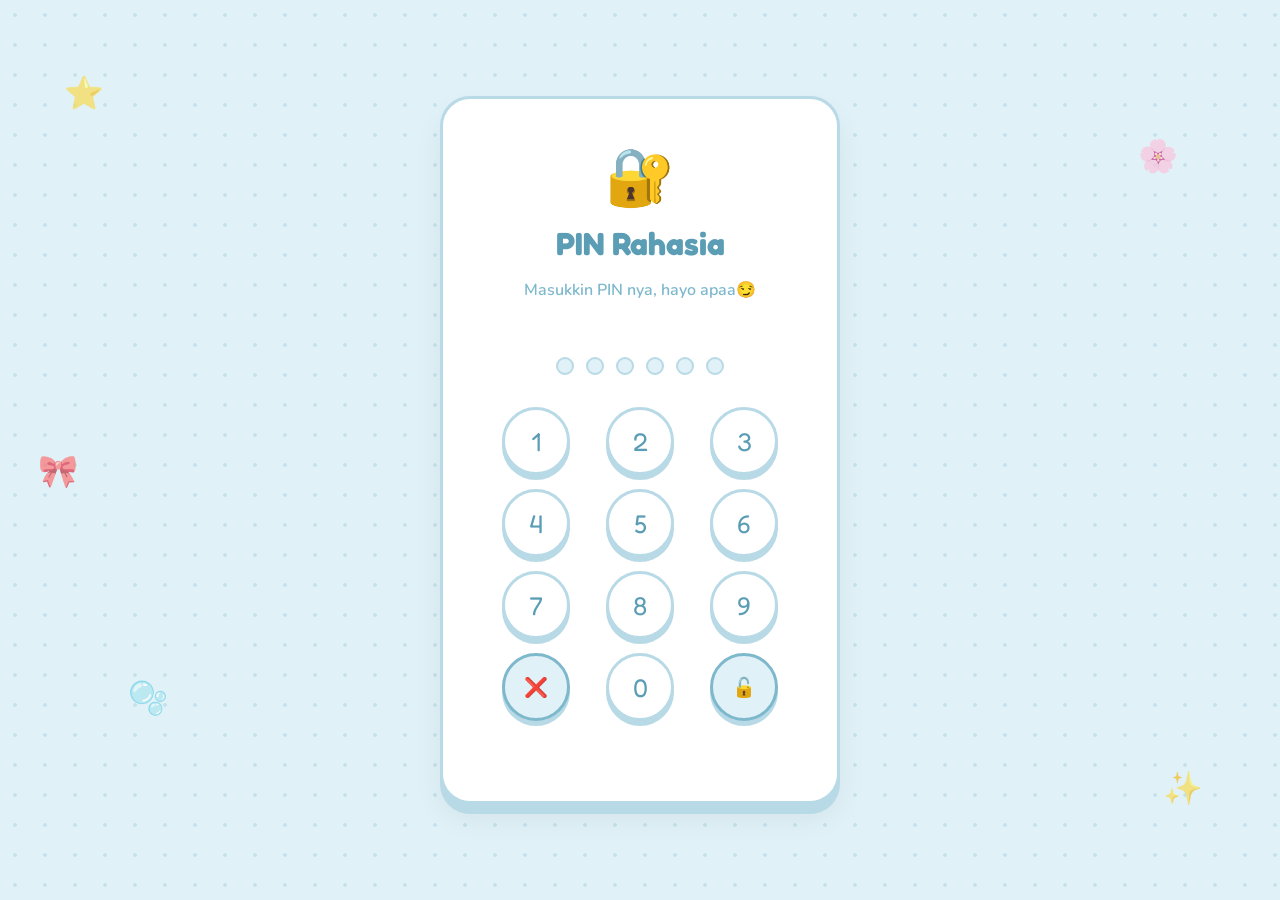
<file: index.html>
<!DOCTYPE html>
<html lang="id">
<head>
    <meta charset="UTF-8">
    <meta name="viewport" content="width=device-width, initial-scale=1.0">
    <title>Enter PIN 🔐</title>
    <link rel="stylesheet" href="style.css">
</head>
<body>
    <!-- Floating decorations -->
    <div class="deco-star" style="top:8%; left:5%; animation-delay:0s;">⭐</div>
    <div class="deco-star" style="top:15%; right:8%; animation-delay:0.7s;">🌸</div>
    <div class="deco-star" style="bottom:20%; left:10%; animation-delay:1.2s;">🫧</div>
    <div class="deco-star" style="bottom:10%; right:6%; animation-delay:0.4s;">✨</div>
    <div class="deco-star" style="top:50%; left:3%; animation-delay:1.8s;">🎀</div>

    <div class="page-wrapper">
        <div class="cute-card" id="pin-box" style="max-width:400px;">
            <div class="login-header">
                <div class="login-icon">🔐</div>
                <h1 class="page-title" style="font-size:2rem;">PIN Rahasia</h1>
                <p class="page-subtitle">Masukkin PIN nya, hayo apaa😏</p>
            </div>

            <div class="pin-display" id="pin-display">
                <div class="pin-dot"></div>
                <div class="pin-dot"></div>
                <div class="pin-dot"></div>
                <div class="pin-dot"></div>
                <div class="pin-dot"></div>
                <div class="pin-dot"></div>
            </div>

            <div class="keypad">
                <button class="keypad-btn" data-val="1">1</button>
                <button class="keypad-btn" data-val="2">2</button>
                <button class="keypad-btn" data-val="3">3</button>
                <button class="keypad-btn" data-val="4">4</button>
                <button class="keypad-btn" data-val="5">5</button>
                <button class="keypad-btn" data-val="6">6</button>
                <button class="keypad-btn" data-val="7">7</button>
                <button class="keypad-btn" data-val="8">8</button>
                <button class="keypad-btn" data-val="9">9</button>
                <button class="keypad-btn action" id="btn-del">❌</button>
                <button class="keypad-btn" data-val="0">0</button>
                <button class="keypad-btn action" id="btn-enter">🔓</button>
            </div>

            <p class="pin-msg" id="pin-msg"></p>
        </div>
    </div>

    <script>
        const CORRECT = '140601';
        const MAX = 6;
        let pin = '', attempts = 0, locked = false;

        const dots = document.querySelectorAll('.pin-dot');
        const box = document.getElementById('pin-box');
        const msg = document.getElementById('pin-msg');
        const allBtns = document.querySelectorAll('.keypad-btn');

        function updateDots() {
            dots.forEach((d, i) => d.classList.toggle('filled', i < pin.length));
        }

        function pressKey(v) {
            if (locked || pin.length >= MAX) return;
            pin += v;
            updateDots();
        }

        function del() {
            if (locked) return;
            pin = pin.slice(0, -1);
            updateDots();
        }

        function check() {
            if (locked || pin.length === 0) return;
            if (pin === CORRECT) {
                msg.style.color = '#4CAF50';
                msg.textContent = 'Yeeaayyy benarr sayangkuu😘...';
                setTimeout(() => window.location.href = 'birthday.html', 1000);
            } else {
                attempts++;
                pin = ''; updateDots();
                box.classList.remove('error-shake');
                void box.offsetWidth;
                box.classList.add('error-shake');
                if (attempts >= 3) {
                    locked = true;
                    allBtns.forEach(b => { b.style.opacity='0.4'; b.style.pointerEvents='none'; });
                    let t = 10;
                    const timer = setInterval(() => {
                        msg.style.color = '#FF9800';
                        msg.textContent = `Terkunci sayang ih! Coba lagi dehh, nungguuu ${t} detik ⏳`;
                        t--;
                        if (t < 0) {
                            clearInterval(timer);
                            locked = false; attempts = 0;
                            allBtns.forEach(b => { b.style.opacity='1'; b.style.pointerEvents='all'; });
                            msg.textContent = '';
                        }
                    }, 1000);
                } else {
                    msg.style.color = '#E57373';
                    msg.textContent = `Idihhh salahhh!!!! Sisa percobaannya tinggal ${3 - attempts} yaa`;
                }
            }
        }

        document.querySelectorAll('.keypad-btn[data-val]').forEach(b => b.addEventListener('click', () => pressKey(b.dataset.val)));
        document.getElementById('btn-del').addEventListener('click', del);
        document.getElementById('btn-enter').addEventListener('click', check);

        // Cursor trail - pink hearts
        document.addEventListener('mousemove', e => {
            if (Math.random() > 0.18) return;
            const el = document.createElement('div');
            el.className = 'cursor-trail cursor-heart';
            el.style.left = e.pageX - 10 + 'px';
            el.style.top = e.pageY - 10 + 'px';
            el.style.fontSize = (0.8 + Math.random() * 0.8).toFixed(1) + 'rem';
            el.style.opacity = (0.35 + Math.random() * 0.4).toFixed(2);
            el.textContent = '♥';
            document.body.appendChild(el);
            setTimeout(() => el.remove(), 900);
        });
    </script>
</body>
</html>
</file>
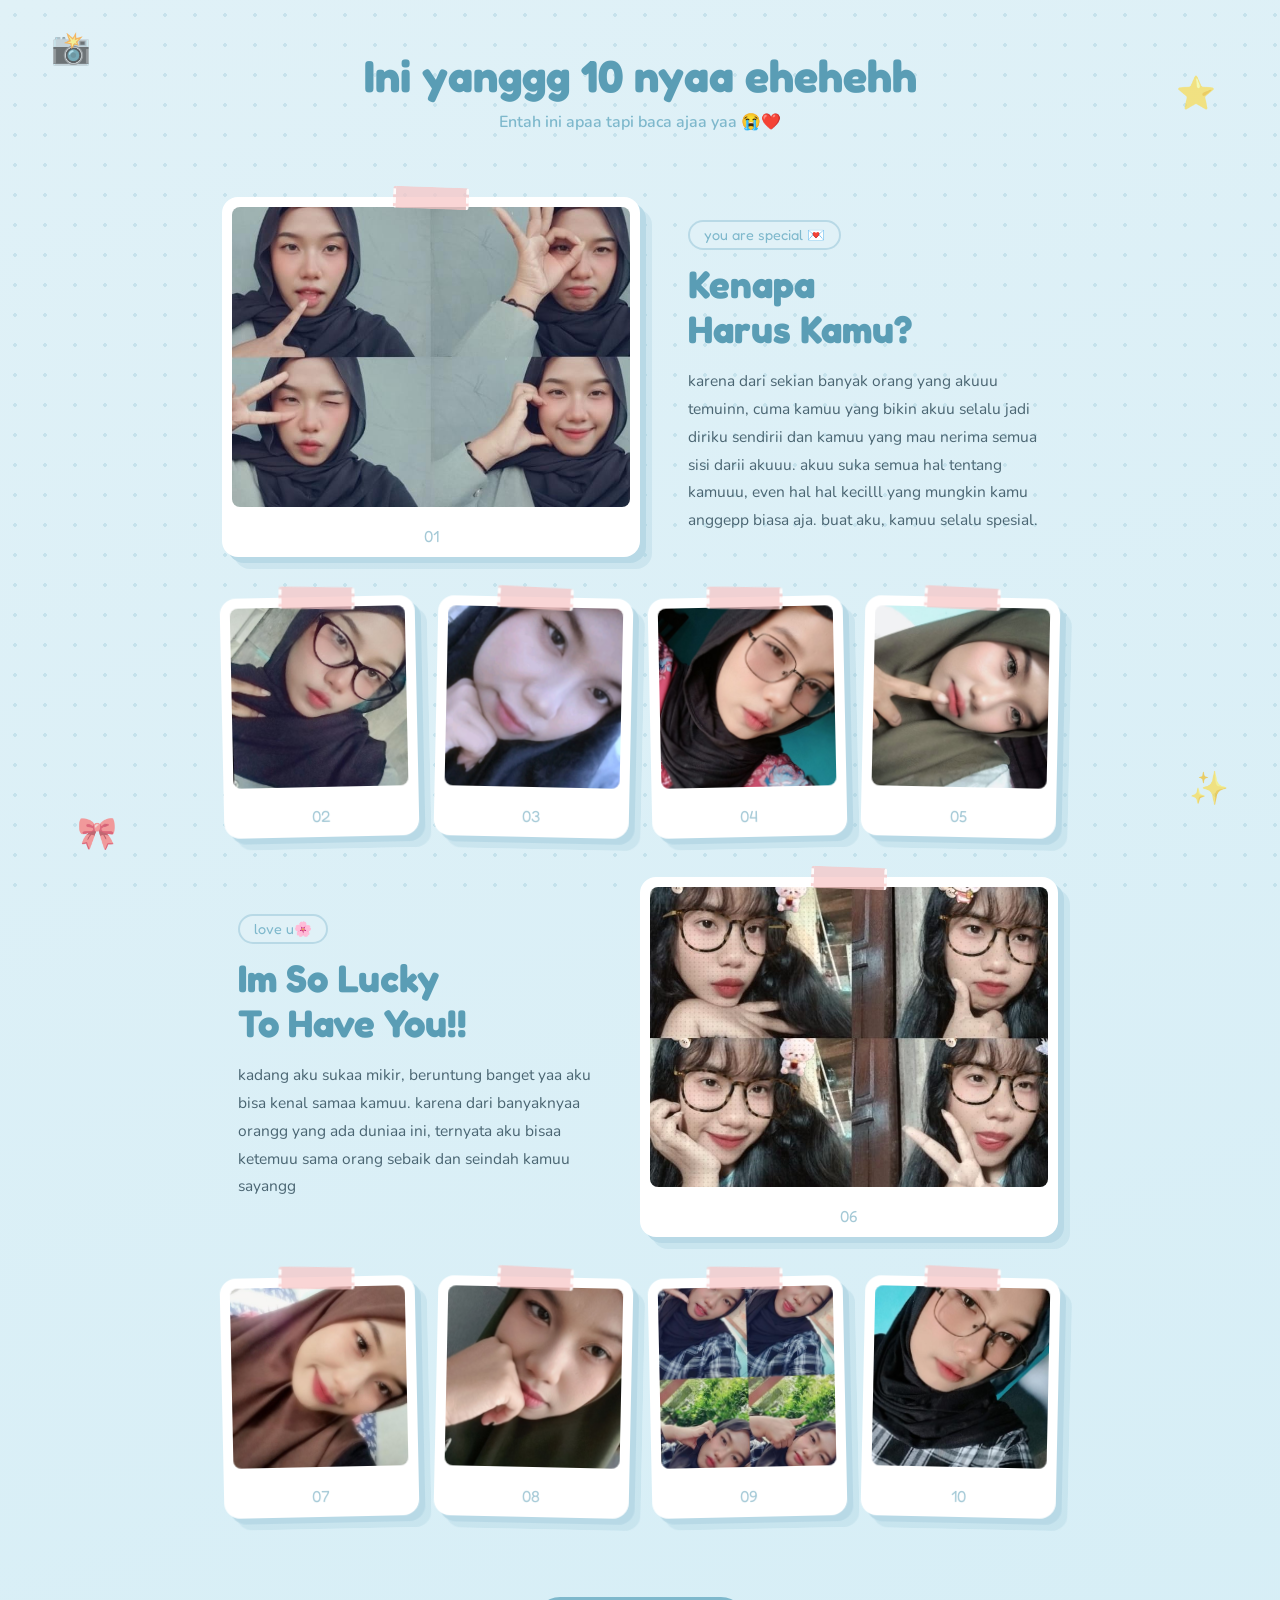
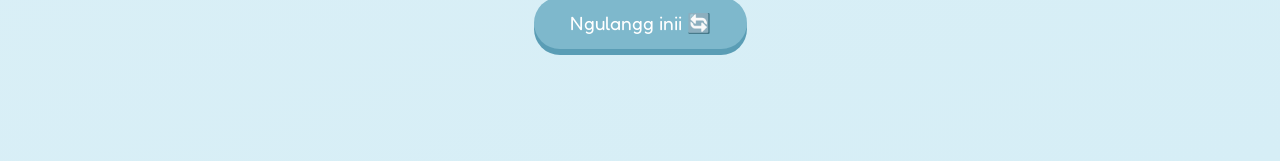
<file: gallery.html>
<!DOCTYPE html>
<html lang="id">

<head>
    <meta charset="UTF-8">
    <meta name="viewport" content="width=device-width, initial-scale=1.0">
    <title>Galeri Memori 📸</title>
    <link rel="stylesheet" href="style.css">
</head>

<body class="gallery-page">
    <!-- Floating deco -->
    <div class="deco-star" style="top:3%; left:4%; animation-delay:0s;">📸</div>
    <div class="deco-star" style="top:8%; right:5%; animation-delay:1s;">⭐</div>
    <div class="deco-star" style="bottom:5%; left:6%; animation-delay:1.6s;">🎀</div>
    <div class="deco-star" style="bottom:10%; right:4%; animation-delay:0.4s;">✨</div>

    <div class="gallery-content">

        <div class="gallery-header scroll-item">
            <h1 class="page-title">Ini yanggg 10 nyaa ehehehh</h1>
            <p class="page-subtitle">Entah ini apaa tapi baca ajaa yaa 😭❤️</p>
        </div>

        <!-- ===== ROW 1: 1 big left + text right (foto 1) ===== -->
        <div class="gl-row scroll-item">
            <div class="gl-card gl-card--big gl-card--static" id="gc-1">
                <div class="gl-static">
                    <img src="foto/foto1.jpeg" alt="Foto 1">
                    <div class="gl-num">01</div>
                </div>
            </div>
            <div class="gl-text">
                <div class="gl-text-inner">
                    <span class="gl-text-tag">you are special 💌</span>
                    <h2>Kenapa <br>Harus Kamu?</h2>
                    <p>karena dari sekian banyak orang yang akuuu temuinn, cuma kamuu yang bikin akuu selalu jadi diriku
                        sendirii dan kamuu yang mau nerima semua sisi darii akuuu. akuu suka semua hal tentang kamuuu,
                        even hal hal kecilll yang mungkin kamu anggepp biasa aja. buat aku, kamuu selalu spesial.</p>
                </div>
            </div>
        </div>

        <!-- ===== ROW 2: 4 small cards (foto 2–5) ===== -->
        <div class="gl-quad scroll-item">
            <div class="gl-card gl-card--small" id="gc-2">
                <div class="gl-inner">
                    <div class="gl-front">
                        <img src="foto/foto2.jpeg" alt="Foto 2">
                        <div class="gl-num">02</div>
                        <div class="gl-hint">ketuk 🔄</div>
                    </div>
                    <div class="gl-back">
                        <div class="back-emoji"></div>
                        <div class="back-quote">"aku jugaa suka pas kamu cerita apa ajaa ke akuuu. mauu itu penting atau
                            bahkan cerita yang menurut kamuuu tuu ngga menarik, aku tetep seneng bgt dengerinnya, lebih
                            ke gemess sih eheh"</div>
                        <div class="back-tap">ketuk lagi 🔄</div>
                    </div>
                </div>
            </div>
            <div class="gl-card gl-card--small" id="gc-3">
                <div class="gl-inner">
                    <div class="gl-front">
                        <img src="foto/foto3.jpeg" alt="Foto 3">
                        <div class="gl-num">03</div>
                        <div class="gl-hint">ketuk 🔄</div>
                    </div>
                    <div class="gl-back">
                        <div class="back-emoji"></div>
                        <div class="back-quote">"dan akuu ngga tau kenapa, tapi tiap ngobrol sama kamu rasanyaa kaya
                            bner bner recharga energi akuu. makanyaa kalo capee aku selalu ke kamuu dan nyarii kamuu"
                        </div>
                        <div class="back-tap">ketuk lagi 🔄</div>
                    </div>
                </div>
            </div>
            <div class="gl-card gl-card--small" id="gc-4">
                <div class="gl-inner">
                    <div class="gl-front">
                        <img src="foto/foto4.jpeg" alt="Foto 4">
                        <div class="gl-num">04</div>
                        <div class="gl-hint">ketuk 🔄</div>
                    </div>
                    <div class="gl-back">
                        <div class="back-emoji"></div>
                        <div class="back-quote">"akuuu juga suka banyak hal kecil tentang kamu sayangg. darii caraa
                            kamuu ketawaa, cara kamuuu senyumm, cara kamu ceritaa, dan banyak banget hal hal kecil yang
                            aku selalu perhatiin tentang kamu. makanya kadang aku suka senyum senyum sendiri pas vc"
                        </div>
                        <div class="back-tap">ketuk lagi 🔄</div>
                    </div>
                </div>
            </div>
            <div class="gl-card gl-card--small" id="gc-5">
                <div class="gl-inner">
                    <div class="gl-front">
                        <img src="foto/foto5.jpeg" alt="Foto 5">
                        <div class="gl-num">05</div>
                        <div class="gl-hint">ketuk 🔄</div>
                    </div>
                    <div class="gl-back">
                        <div class="back-emoji"></div>
                        <div class="back-quote">"gatauu kenapa, hari harii biasa aja jugaa jauh kerasa lebih seru kaloo
                            ada kamu. pdhl kita cm ngobrol random aja, kadang juga diem dieman tapi rasanya seruu aja"
                        </div>
                        <div class="back-tap">ketuk lagi 🔄</div>
                    </div>
                </div>
            </div>
        </div>

        <!-- ===== ROW 3: text left + 1 big right (foto 6) ===== -->
        <div class="gl-row gl-row--reverse scroll-item">
            <div class="gl-card gl-card--big gl-card--static" id="gc-6">
                <div class="gl-static">
                    <img src="foto/foto6.jpeg" alt="Foto 6">
                    <div class="gl-num">06</div>
                </div>
            </div>
            <div class="gl-text">
                <div class="gl-text-inner">
                    <span class="gl-text-tag">love u🌸</span>
                    <h2>Im So Lucky<br>To Have You!!</h2>
                    <p>kadang aku sukaa mikir, beruntung banget yaa aku bisa kenal samaa kamuu. karena dari banyaknyaa
                        orangg yang ada duniaa ini, ternyata aku bisaa ketemuu sama orang sebaik dan seindah kamuu
                        sayangg</p>
                </div>
            </div>
        </div>

        <!-- ===== ROW 4: 4 small cards (foto 7–10) ===== -->
        <div class="gl-quad scroll-item">
            <div class="gl-card gl-card--small" id="gc-7">
                <div class="gl-inner">
                    <div class="gl-front">
                        <img src="foto/foto7.jpeg" alt="Foto 7">
                        <div class="gl-num">07</div>
                        <div class="gl-hint">ketuk 🔄</div>
                    </div>
                    <div class="gl-back">
                        <div class="back-emoji"></div>
                        <div class="back-quote">"kaloo ditanyaa siapa orang favorit akuu, yaa pastii kamuu dongg eheheh"
                        </div>
                        <div class="back-tap">ketuk lagi 🔄</div>
                    </div>
                </div>
            </div>
            <div class="gl-card gl-card--small" id="gc-8">
                <div class="gl-inner">
                    <div class="gl-front">
                        <img src="foto/foto8.jpeg" alt="Foto 8">
                        <div class="gl-num">08</div>
                        <div class="gl-hint">ketuk 🔄</div>
                    </div>
                    <div class="gl-back">
                        <div class="back-emoji"></div>
                        <div class="back-quote">"aku rasaa ya salah satu versi diri akuu yang paling bahagia itu ketika
                            sama kamu deh. karenaa ketika sama kamu, aku bisa ngejalanin hubungan dengan perasaan
                            tenang, jauh lebih baik dari sebelumnya"</div>
                        <div class="back-tap">ketuk lagi 🔄</div>
                    </div>
                </div>
            </div>
            <div class="gl-card gl-card--small" id="gc-9">
                <div class="gl-inner">
                    <div class="gl-front">
                        <img src="foto/foto9.jpeg" alt="Foto 9">
                        <div class="gl-num">09</div>
                        <div class="gl-hint">ketuk 🔄</div>
                    </div>
                    <div class="gl-back">
                        <div class="back-emoji"></div>
                        <div class="back-quote">"dann lucunyaa tuu, sampee sekarang aku masiii seneng tiap ada notif
                            dari kamuuu 😭. kaya padahal udaa sering ngobrol, vc, dan lain lainn tapi kaya aku selaluu
                            nunggu kamu"</div>
                        <div class="back-tap">ketuk lagi 🔄</div>
                    </div>
                </div>
            </div>
            <div class="gl-card gl-card--small" id="gc-10">
                <div class="gl-inner">
                    <div class="gl-front">
                        <img src="foto/foto10.jpeg" alt="Foto 10">
                        <div class="gl-num">10</div>
                        <div class="gl-hint">ketuk 🔄</div>
                    </div>
                    <div class="gl-back">
                        <div class="back-emoji"></div>
                        <div class="back-quote">"lasttt, aku ngga pernaaa minta kamuu jadi orang lain sayangg. karenaa
                            alasan akuu sayang sama kamuu ya sesederhana ituuu, aku suka kamu karena kamu ituuu kamuu.
                            dan buat akuu, itu udah lebih dari cukupp"</div>
                        <div class="back-tap">ketuk lagi 🔄</div>
                    </div>
                </div>
            </div>
        </div>

        <div class="gl-footer scroll-item">
            <a href="index.html" class="btn-cute">Ngulangg inii 🔄</a>
        </div>

    </div>

    <script>
        // Scroll reveal
        const items = document.querySelectorAll('.scroll-item');
        const observer = new IntersectionObserver(entries => {
            entries.forEach(e => { if (e.isIntersecting) e.target.classList.add('visible'); });
        }, { threshold: 0.1 });
        items.forEach(i => observer.observe(i));

        // Flip cards (skip static cards)
        document.querySelectorAll('.gl-card:not(.gl-card--static)').forEach(card => {
            card.addEventListener('click', () => {
                card.classList.toggle('flipped');
            });
        });

        // Cursor trail - pink hearts
        document.addEventListener('mousemove', e => {
            if (Math.random() > 0.18) return;
            const el = document.createElement('div');
            el.className = 'cursor-trail cursor-heart';
            el.textContent = '♥';
            el.style.left = e.pageX - 10 + 'px';
            el.style.top = e.pageY - 10 + 'px';
            el.style.fontSize = (0.8 + Math.random() * 0.8).toFixed(1) + 'rem';
            el.style.opacity = (0.35 + Math.random() * 0.4).toFixed(2);
            document.body.appendChild(el);
            setTimeout(() => el.remove(), 900);
        });
    </script>
</body>

</html>
</file>
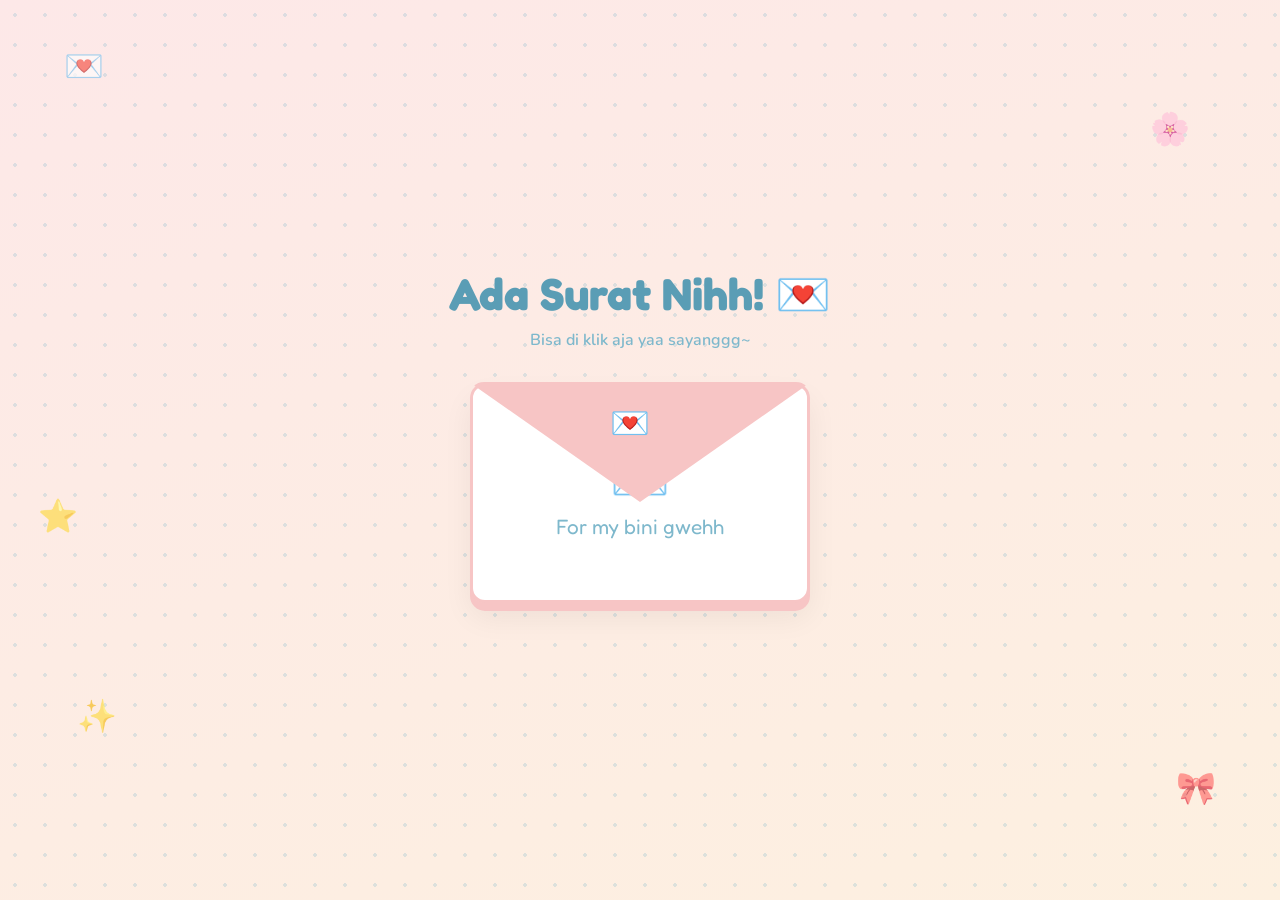
<file: letter.html>
<!DOCTYPE html>
<html lang="id">
<head>
    <meta charset="UTF-8">
    <meta name="viewport" content="width=device-width, initial-scale=1.0">
    <title>Surat Untukmu 💌</title>
    <link rel="stylesheet" href="style.css">
</head>
<body class="letter-page-bg">
    <!-- Floating deco -->
    <div class="deco-star" style="top:5%; left:5%; animation-delay:0s;">💌</div>
    <div class="deco-star" style="top:12%; right:7%; animation-delay:0.9s;">🌸</div>
    <div class="deco-star" style="bottom:18%; left:6%; animation-delay:1.5s;">✨</div>
    <div class="deco-star" style="bottom:10%; right:5%; animation-delay:0.5s;">🎀</div>
    <div class="deco-star" style="top:55%; left:3%; animation-delay:2s;">⭐</div>

    <div class="page-wrapper">
        <!-- Envelope (shown first) -->
        <div id="envelope-section">
            <h1 class="page-title" style="text-align:center; margin-bottom:0.5rem;">Ada Surat Nihh! 💌</h1>
            <p class="page-subtitle" style="text-align:center;">Bisa di klik aja yaa sayanggg~</p>

            <div class="envelope-outer" id="envelope">
                <div class="env-flap" id="env-flap"></div>
                <div class="env-body">
                    <div class="env-inside">
                        <span style="font-size:3rem;">💌</span>
                        <span>For my bini gwehh</span>
                    </div>
                </div>
            </div>
        </div>

        <!-- Letter (shown after opening) -->
        <div class="letter-card" id="letter-card">
            <h2>Buat Sayangkuu ❤️</h2>
            <p>
                sebelumnya aku mau minta maaf dulu yaa, karena kemarin aku nggaaa sempet bikin surat atau ucapan secara langsungg. aku bener bener kelupaan sayang ehehehe, gapapa yaaa.
            </p>
            <p>
                widihhhh uda 25 tahun aja niii sayangku, heheh. di umur yang ke-25 ini, semoga kamuuu bisa lebih banyak senyum yah, lebih banyak nemuin kebahagiaan, dan lebih banyak berterima kasih kee diri kamu sendiri. karenaaaa setelah semua yang udaaa kamu lewatin sampai hari ini, kamu deserve banget buat dapet hal hal baik dalam hidup kamu kedepannya.
            </p>
            <p>
                makasiiii yaa sayangg, karena kamu udaaa bertahan sejauh ini. aku ngga tau semua hal yang pernah kamu rasain dan hadepin, tapi aku tau pasti ngga semua hari berjalan gampangg buat kamu. makanya aku bangga banget sama kamuu yang masih terus bisa bertahan sampe detik ini. makasiii yaa karena udah tetep ada di dunia ini dan nggaa nyerah.
            </p>
            <p>
                aku harap di umur yang baru ini, kamuu nggaa terlalu keras sama diri kamu sendiri yah. kalo suatu saat kamu cape, sedih, atau ngerasa semuanya berat banget, istirahat dulu gapapa yaa. jangan pressure diri kamu sendiri yaa sayangg.
            </p>
            <p>
                dan satu hal yang harus selalu kamu inget yangg, kamu ngga pernah sendirian. kamu harus selalu inget kalo ada seseorang yang sayang bangettt sama kamu dan selalu berharap yang terbaik buat kamu. aku tau akuuu belom bisa ada di samping kamu, tapi percaya deh, aku selalu ada buat kamuuu sayang, kalo gaa ketiduran tp ya 😭😭
            </p>
            <p>
                makasiiii juga ya sayangg karena udah jadi bagian dari hidup akuuu. banyak hal yang kerasa lebih berharga, lebih ringan, dan lebih tenang sejak aku sama kamuuu. aku bersyukur bgttt bisa kenal kamuuu, bisa denger cerita ceritanya kamuuu, dan bisa ngeliat kamuuu tumbuh sejauh ini.
            </p>
            <p>
                dann di umur yang ke-25 tahun iniii, semoga semua apapun pokooonya yang buat kamu bahagia bakal kebuka lebih lebar buat kamuuu. semoga kamu dipertemukan sama orang orang baik, kesempatan kesempatan baik, dan hal hal yang selalu bikin hati kamuuu ngerasa lebih tenang. semoga semuaa doaaa yang selama ini kamu simpen jugaaa pelan pelan dikabulin satu per satuuu.
            </p>
            <p>
                sekali lagiiiii, selamat ulang tahun yaa sayanggg. makasih karena udaa jadi diri kamu sendiri. kamu berharga, kamu kerennn, dan kamu deserve dapetin banyak hal hal baik di hidup ini. aku bangga sama kamuuu, aku bangga punya kamuuu.
            </p>

            <div class="letter-sign">bahagia selalu yaa, sayangkuu 💗</div>
            <a href="gallery.html" class="btn-cute" style="margin-top:1.5rem; display:inline-block;">
                Let's see, apa selanjutnyaa
            </a>
        </div>
    </div>

    <script>
        const envelope = document.getElementById('envelope');
        const flap = document.getElementById('env-flap');
        const envSection = document.getElementById('envelope-section');
        const letterCard = document.getElementById('letter-card');

        envelope.addEventListener('click', () => {
            envelope.classList.add('open');
            setTimeout(() => {
                envSection.style.display = 'none';
                letterCard.classList.add('visible');
            }, 700);
        });

        // Cursor trail
        const emojis = ['✨','💌','🌸','💙','🎀','⭐'];
        document.addEventListener('mousemove', e => {
            if (Math.random() > 0.15) return;
            const el = document.createElement('div');
            el.className = 'cursor-trail';
            el.textContent = emojis[Math.floor(Math.random()*emojis.length)];
            el.style.left = e.pageX - 10 + 'px';
            el.style.top = e.pageY - 10 + 'px';
            document.body.appendChild(el);
            setTimeout(() => el.remove(), 900);
        });
    </script>
</body>
</html>
</file>
<file: style.css>
@import url('https://fonts.googleapis.com/css2?family=Fredoka+One&family=Nunito:wght@400;600;700;800&display=swap');

:root {
    --blue: #7EB8CC;
    --blue-light: #B8D9E6;
    --blue-dark: #5A9DB5;
    --blue-pale: #E0F1F7;
    --pink: #F7C5C5;
    --peach: #FAD8C3;
    --yellow: #FFF0A5;
    --white: #FFFFFF;
    --text: #4A6572;
    --shadow: 0 8px 0px rgba(90, 157, 181, 0.4);
    --shadow-sm: 0 4px 0px rgba(90, 157, 181, 0.3);
}

* { margin: 0; padding: 0; box-sizing: border-box; }

body {
    font-family: 'Nunito', sans-serif;
    background-color: var(--blue-pale);
    min-height: 100vh;
    overflow-x: hidden;
    position: relative;
}

/* ======= POLKA DOT BACKGROUND ======= */
body::before {
    content: '';
    position: fixed;
    inset: 0;
    background-image: radial-gradient(circle, rgba(126, 184, 204, 0.25) 2px, transparent 2px);
    background-size: 30px 30px;
    pointer-events: none;
    z-index: 0;
}

/* ======= FLOATING DECO ======= */
.deco-star {
    position: fixed;
    font-size: 2rem;
    pointer-events: none;
    z-index: 0;
    animation: floatStar 4s ease-in-out infinite alternate;
    opacity: 0.6;
}
@keyframes floatStar {
    0% { transform: translateY(0) rotate(0deg); }
    100% { transform: translateY(-20px) rotate(15deg); }
}

/* ======= GLOBAL CONTAINER ======= */
.page-wrapper {
    min-height: 100vh;
    display: flex;
    flex-direction: column;
    align-items: center;
    justify-content: center;
    padding: 2rem;
    position: relative;
    z-index: 1;
}

/* ======= CUTE CARD ======= */
.cute-card {
    background: var(--white);
    border-radius: 30px;
    padding: 2.5rem;
    box-shadow: 0 10px 0px var(--blue-light), 0 15px 30px rgba(0,0,0,0.06);
    border: 3px solid var(--blue-light);
    position: relative;
    width: 100%;
    max-width: 480px;
    text-align: center;
}

/* ======= CUTE BUTTON ======= */
.btn-cute {
    background: var(--blue);
    color: white;
    border: none;
    border-radius: 50px;
    padding: 14px 36px;
    font-family: 'Fredoka One', cursive;
    font-size: 1.2rem;
    cursor: pointer;
    box-shadow: 0 6px 0px var(--blue-dark);
    transition: all 0.15s ease;
    text-decoration: none;
    display: inline-block;
    margin-top: 1.5rem;
}
.btn-cute:hover { transform: translateY(-3px); box-shadow: 0 9px 0px var(--blue-dark); }
.btn-cute:active { transform: translateY(3px); box-shadow: 0 3px 0px var(--blue-dark); }

/* ======= PAGE TITLE ======= */
.page-title {
    font-family: 'Fredoka One', cursive;
    font-size: 2.8rem;
    color: var(--blue-dark);
    margin-bottom: 0.5rem;
}
.page-subtitle {
    font-size: 1rem;
    color: var(--blue);
    font-weight: 600;
    margin-bottom: 1.5rem;
}

/* ======= CURSOR TRAIL ======= */
.cursor-trail {
    position: fixed;
    font-size: 1.3rem;
    pointer-events: none;
    z-index: 99999;
    animation: floatUp 0.9s forwards;
}
@keyframes floatUp {
    0% { transform: scale(0) translateY(0); opacity: 1; }
    60% { transform: scale(1.2) translateY(-25px); opacity: 1; }
    100% { transform: scale(0.5) translateY(-55px); opacity: 0; }
}

/* Pink heart cursor trail */
.cursor-heart {
    color: #F48FB1;
    text-shadow: 0 0 8px rgba(244, 143, 177, 0.5);
    filter: drop-shadow(0 0 4px rgba(244, 143, 177, 0.4));
    font-style: normal;
}

/* ==============================
   PAGE 1: LOGIN (PIN)
============================== */
.login-header {
    display: flex;
    flex-direction: column;
    align-items: center;
    margin-bottom: 2rem;
    gap: 0.5rem;
}
.login-icon { font-size: 3.5rem; animation: bounce 1.5s infinite alternate; }
@keyframes bounce {
    0% { transform: translateY(0); }
    100% { transform: translateY(-10px); }
}

.pin-display {
    display: flex;
    justify-content: center;
    gap: 12px;
    margin-bottom: 2rem;
}
.pin-dot {
    width: 18px;
    height: 18px;
    border-radius: 50%;
    background: var(--blue-pale);
    border: 2.5px solid var(--blue-light);
    transition: all 0.3s cubic-bezier(0.175, 0.885, 0.32, 1.275);
}
.pin-dot.filled {
    background: var(--blue);
    border-color: var(--blue-dark);
    transform: scale(1.3);
    box-shadow: 0 0 10px rgba(126, 184, 204, 0.6);
}

.keypad {
    display: grid;
    grid-template-columns: repeat(3, 1fr);
    gap: 14px;
    justify-items: center;
    padding: 0 0.5rem;
    margin-bottom: 1rem;
}
.keypad-btn {
    width: 68px; height: 68px;
    border-radius: 50%;
    background: var(--white);
    border: 3px solid var(--blue-light);
    font-family: 'Fredoka One', cursive;
    font-size: 1.6rem;
    color: var(--blue-dark);
    cursor: pointer;
    box-shadow: 0 5px 0px var(--blue-light);
    transition: all 0.15s ease;
    display: flex; align-items: center; justify-content: center;
    user-select: none;
}
.keypad-btn:hover { transform: translateY(-3px); box-shadow: 0 8px 0px var(--blue-light); background: var(--blue-pale); }
.keypad-btn:active { transform: translateY(3px); box-shadow: 0 2px 0px var(--blue-light); }
.keypad-btn.action { background: var(--blue-pale); border-color: var(--blue); font-size: 1.2rem; }

.pin-msg {
    min-height: 24px;
    font-weight: 700;
    font-size: 0.95rem;
    margin-top: 0.5rem;
    color: #E57373;
}

.error-shake { animation: shake 0.5s ease; }
@keyframes shake {
    0%, 100% { transform: translateX(0); }
    20% { transform: translateX(-8px); }
    40% { transform: translateX(8px); }
    60% { transform: translateX(-5px); }
    80% { transform: translateX(5px); }
}

/* ==============================
   PAGE 2: BIRTHDAY CAKE
============================== */
.birthday-bg {
    background: linear-gradient(160deg, var(--blue-pale) 0%, #d6eef6 100%);
}

.cake-wrapper {
    position: relative;
    width: 240px;
    height: 300px;
    margin: 0 auto 1.5rem;
}

/* Plate */
.c-plate {
    position: absolute;
    bottom: 0;
    left: -15px;
    width: 270px;
    height: 18px;
    background: var(--blue-light);
    border-radius: 50px;
    box-shadow: 0 5px 0px var(--blue);
}

/* Bottom tier */
.c-tier1 {
    position: absolute;
    bottom: 18px;
    left: 0;
    width: 240px;
    height: 100px;
    background: var(--blue);
    border-radius: 15px 15px 5px 5px;
}
.c-tier1-deco {
    position: absolute;
    bottom: 0;
    left: 0;
    width: 100%;
    height: 30px;
    background: var(--blue-dark);
    border-radius: 0 0 5px 5px;
}
.c-dots {
    position: absolute;
    top: 12px;
    left: 0;
    width: 100%;
    display: flex;
    justify-content: space-evenly;
    padding: 0 10px;
}
.c-dot { width: 10px; height: 10px; border-radius: 50%; background: white; opacity: 0.6; }

/* Top tier */
.c-tier2 {
    position: absolute;
    bottom: 118px;
    left: 30px;
    width: 180px;
    height: 80px;
    background: var(--pink);
    border-radius: 15px 15px 5px 5px;
}
.c-tier2-deco {
    position: absolute;
    bottom: 0;
    width: 100%;
    height: 20px;
    background: #f0a0a0;
    border-radius: 0 0 5px 5px;
}

/* Drip icing */
.c-drip {
    position: absolute;
    bottom: 198px;
    left: 20px;
    width: 200px;
    height: 25px;
    background: white;
    border-radius: 20px;
}
.c-drip::after {
    content: '';
    position: absolute;
    bottom: -12px;
    left: 8px;
    width: 22px; height: 22px;
    border-radius: 50%;
    background: white;
    box-shadow: 30px 0 0 white, 60px 0 0 white, 90px 0 0 white, 120px 0 0 white, 150px 0 0 white;
}

/* Stars on cake */
.c-star {
    position: absolute;
    font-size: 1.2rem;
}

/* Candles */
.candle-group {
    position: absolute;
    bottom: 223px;
    left: 50%;
    transform: translateX(-50%);
    display: flex;
    gap: 20px;
}
.candle-item { position: relative; display: flex; flex-direction: column; align-items: center; }
.candle-stick {
    width: 10px;
    height: 50px;
    border-radius: 5px;
}
.candle-flame {
    width: 14px;
    height: 26px;
    border-radius: 50% 50% 40% 40%;
    background: linear-gradient(to bottom, #FFE066, #FFAB40);
    animation: flicker 0.6s ease infinite alternate;
    margin-bottom: 2px;
}
.candle-flame.off { opacity: 0; animation: none; }
@keyframes flicker {
    0% { transform: scaleX(0.9) scaleY(1); }
    100% { transform: scaleX(1.1) scaleY(1.05); }
}

.bday-msg {
    opacity: 0;
    transform: translateY(20px);
    transition: all 0.8s ease;
    display: none;
}
.bday-msg.show {
    display: block;
    opacity: 1;
    transform: translateY(0);
}
.bday-msg h1 {
    font-family: 'Fredoka One', cursive;
    font-size: 2.5rem;
    color: var(--blue-dark);
    line-height: 1.1;
}
.bday-msg p {
    color: var(--blue);
    font-weight: 700;
    font-size: 1.1rem;
}

#next-btn { display: none; }
#next-btn.show { display: inline-block; }

/* ==============================
   PAGE 3: LETTER
============================== */
.letter-page-bg {
    background: linear-gradient(160deg, #fde8e8 0%, #fdf0e0 100%);
}

.envelope-outer {
    position: relative;
    width: 340px;
    margin: 2rem auto;
    cursor: pointer;
    animation: floatEnv 3s ease-in-out infinite;
}
@keyframes floatEnv {
    0%, 100% { transform: translateY(0) rotate(-1deg); }
    50% { transform: translateY(-12px) rotate(1deg); }
}
.envelope-outer:hover { animation-play-state: paused; transform: scale(1.03); }

.env-body {
    width: 340px;
    height: 220px;
    background: white;
    border-radius: 15px;
    border: 3px solid var(--pink);
    box-shadow: 0 8px 0px var(--pink), 0 15px 30px rgba(0,0,0,0.06);
    position: relative;
    overflow: hidden;
    display: flex;
    align-items: center;
    justify-content: center;
}
.env-inside {
    font-family: 'Fredoka One', cursive;
    color: var(--blue);
    font-size: 1.3rem;
    display: flex;
    flex-direction: column;
    align-items: center;
    gap: 0.5rem;
}

.env-flap {
    position: absolute;
    top: -1px;
    left: -1px;
    width: 342px;
    height: 0;
    border-left: 171px solid transparent;
    border-right: 171px solid transparent;
    border-top: 120px solid var(--pink);
    transform-origin: top;
    transition: transform 0.6s ease;
    z-index: 5;
    border-radius: 15px 15px 0 0;
}
.env-flap::after {
    content: '💌';
    position: absolute;
    top: -100px;
    left: -30px;
    font-size: 2rem;
}
.envelope-outer.open .env-flap {
    transform: rotateX(180deg);
}

/* Actual letter card */
.letter-card {
    display: none;
    background: white;
    border-radius: 24px;
    padding: 2.8rem 3rem;
    border: 3px solid var(--blue-light);
    box-shadow: 0 8px 0px var(--blue-light), 0 20px 40px rgba(126, 184, 204, 0.12);
    max-width: 560px;
    width: 100%;
    text-align: left;
    animation: slideUp 0.6s ease forwards;
    position: relative;
}
/* Decorative top accent line */
.letter-card::before {
    content: '';
    position: absolute;
    top: 0;
    left: 2.8rem;
    right: 2.8rem;
    height: 3px;
    background: linear-gradient(90deg, var(--pink), var(--blue-light), var(--peach));
    border-radius: 0 0 4px 4px;
}
.letter-card.visible { display: block; }
@keyframes slideUp {
    from { opacity: 0; transform: translateY(30px); }
    to { opacity: 1; transform: translateY(0); }
}
.letter-card h2 {
    font-family: 'Fredoka One', cursive;
    color: var(--blue-dark);
    font-size: 1.9rem;
    margin-bottom: 1.4rem;
    padding-bottom: 0.8rem;
    border-bottom: 2px dashed var(--blue-pale);
}
.letter-card p {
    color: var(--text);
    line-height: 1.9;
    margin-bottom: 1.1rem;
    font-size: 0.97rem;
    text-indent: 1.5em;
}
.letter-sign {
    font-family: 'Fredoka One', cursive;
    color: var(--blue);
    font-size: 1.3rem;
    text-align: right;
    margin-top: 1.5rem;
    padding-top: 1rem;
    border-top: 2px dashed var(--blue-pale);
}

/* ==============================
   PAGE 4: GALLERY
============================== */
.gallery-page {
    background: linear-gradient(160deg, var(--blue-pale) 0%, #d6eef6 100%);
    display: block;
    min-height: 100vh;
}

.gallery-content {
    max-width: 900px;
    margin: 0 auto;
    padding: 3rem 2rem;
    position: relative;
    z-index: 1;
}

.gallery-header {
    text-align: center;
    margin-bottom: 4rem;
}
/* ======= GALLERY LAYOUT ======= */

/* ROW: big card + text side by side */
.gl-row {
    display: flex;
    align-items: stretch;
    gap: 2rem;
    margin-bottom: 2.5rem;
}
.gl-row--reverse {
    flex-direction: row-reverse;
}

/* QUAD: 4 small cards in a row */
.gl-quad {
    display: grid;
    grid-template-columns: repeat(4, 1fr);
    gap: 1.2rem;
    margin-bottom: 2.5rem;
}

/* FEATURE: 1 big left + 3 stacked right */
.gl-feature {
    display: flex;
    gap: 1.4rem;
    margin-bottom: 2.5rem;
    align-items: stretch;
}
.gl-feature-side {
    flex: 1;
    display: flex;
    flex-direction: column;
    gap: 1rem;
}

/* ======= FLIP CARD BASE ======= */
.gl-card {
    position: relative;
    cursor: pointer;
    perspective: 1000px;
    flex-shrink: 0;
}

/* Big card (featured left/right) */
.gl-card--big {
    width: 50%;
    height: 360px;
}

/* Small card (quad row) */
.gl-card--small {
    height: 240px;
}

/* Feature left big card */
.gl-card--feature {
    width: 55%;
    flex-shrink: 0;
}

/* Side stacked cards */
.gl-card--side {
    flex: 1;
}

/* Static card (no flip) */
.gl-card--static {
    cursor: default;
}
.gl-card--static:hover .gl-inner { transform: none !important; }
.gl-static {
    width: 100%; height: 100%;
    background: white;
    border-radius: 16px;
    padding: 10px 10px 50px;
    box-shadow: 6px 6px 0px var(--blue-light), 12px 12px 0px rgba(126,184,204,0.18);
    position: relative;
}
.gl-static::before {
    content: '';
    position: absolute;
    top: -10px;
    left: 50%;
    transform: translateX(-50%) rotate(2deg);
    width: 70px; height: 22px;
    background: rgba(247, 197, 197, 0.72);
    border-left: 3px dashed rgba(255,255,255,0.9);
    border-right: 3px dashed rgba(255,255,255,0.9);
    border-radius: 3px;
    z-index: 5;
}
.gl-static img {
    width: 100%; height: 100%;
    object-fit: cover;
    border-radius: 8px;
    display: block;
}


/* Slight rotation per card */
.gl-card:nth-child(odd)  .gl-inner { transform: rotate(-1.2deg); }
.gl-card:nth-child(even) .gl-inner { transform: rotate(1.2deg); }
.gl-card.flipped .gl-inner { transform: rotateY(180deg) !important; }
.gl-card:hover:not(.flipped) .gl-inner {
    transform: rotate(0deg) scale(1.03) !important;
}

/* Inner flip wrapper */
.gl-inner {
    width: 100%; height: 100%;
    position: relative;
    transform-style: preserve-3d;
    transition: transform 0.65s cubic-bezier(0.175, 0.885, 0.32, 1.275);
}

/* Front & Back shared */
.gl-front, .gl-back {
    position: absolute;
    inset: 0;
    border-radius: 16px;
    backface-visibility: hidden;
    -webkit-backface-visibility: hidden;
}

/* FRONT: polaroid */
.gl-front {
    background: white;
    padding: 10px 10px 50px;
    box-shadow: 6px 6px 0px var(--blue-light), 12px 12px 0px rgba(126,184,204,0.18);
}
/* Washi tape */
.gl-front::before {
    content: '';
    position: absolute;
    top: -10px;
    left: 50%;
    transform: translateX(-50%) rotate(2deg);
    width: 70px; height: 22px;
    background: rgba(247, 197, 197, 0.72);
    border-left: 3px dashed rgba(255,255,255,0.9);
    border-right: 3px dashed rgba(255,255,255,0.9);
    border-radius: 3px;
    z-index: 5;
}
.gl-front img {
    width: 100%; height: 100%;
    object-fit: cover;
    border-radius: 8px;
    display: block;
}
/* Number badge */
.gl-num {
    position: absolute;
    bottom: 11px;
    left: 50%;
    transform: translateX(-50%);
    font-family: 'Fredoka One', cursive;
    font-size: 1rem;
    color: var(--blue-dark);
    opacity: 0.55;
    pointer-events: none;
}
/* Flip hint */
.gl-hint {
    position: absolute;
    bottom: 11px;
    right: 12px;
    font-size: 0.6rem;
    font-family: 'Nunito', sans-serif;
    font-weight: 700;
    color: var(--blue);
    opacity: 0;
    pointer-events: none;
    transition: opacity 0.3s;
    white-space: nowrap;
}
.gl-card:hover .gl-hint { opacity: 1; }

/* BACK: gradient */
.gl-back {
    background: linear-gradient(145deg, var(--blue) 0%, var(--blue-dark) 100%);
    transform: rotateY(180deg);
    display: flex;
    flex-direction: column;
    align-items: center;
    justify-content: center;
    padding: 1.5rem 1.2rem;
    text-align: center;
    gap: 0.8rem;
    box-shadow: 6px 6px 0px var(--blue-dark), 12px 12px 0px rgba(90,157,181,0.18);
    overflow-y: auto;
}
.gl-back::-webkit-scrollbar {
    width: 4px;
}
.gl-back::-webkit-scrollbar-thumb {
    background: rgba(255, 255, 255, 0.4);
    border-radius: 4px;
}
.gl-back .back-emoji { font-size: 2.2rem; flex-shrink: 0; }
.gl-back .back-quote {
    font-family: 'Nunito', sans-serif;
    font-weight: 700;
    font-size: 0.75rem;
    color: white;
    line-height: 1.6;
}
.gl-back .back-tap {
    font-size: 0.7rem;
    color: rgba(255,255,255,0.65);
    font-family: 'Nunito', sans-serif;
    flex-shrink: 0;
}

/* ======= TEXT SIDE PANEL ======= */
.gl-text {
    flex: 1;
    display: flex;
    align-items: center;
    justify-content: center;
}
.gl-text-inner {
    padding: 1rem;
}
.gl-text-tag {
    display: inline-block;
    font-family: 'Fredoka One', cursive;
    font-size: 0.9rem;
    color: var(--blue);
    background: var(--blue-pale);
    border-radius: 50px;
    padding: 4px 14px;
    margin-bottom: 0.8rem;
    border: 2px solid var(--blue-light);
}
.gl-text-inner h2 {
    font-family: 'Fredoka One', cursive;
    font-size: 2.4rem;
    color: var(--blue-dark);
    line-height: 1.15;
    margin-bottom: 1rem;
}
.gl-text-inner p {
    color: var(--text);
    font-size: 0.97rem;
    line-height: 1.8;
}

/* Footer */
.gl-footer {
    text-align: center;
    padding: 1rem 0 4rem;
}

/* ======= SCROLL REVEAL ======= */
.scroll-item {
    opacity: 0;
    transform: translateY(40px);
    transition: all 0.7s ease;
}
.scroll-item.visible { opacity: 1; transform: translateY(0); }

/* ======= RESPONSIVE ======= */
@media (max-width: 700px) {
    .gl-row, .gl-row--reverse { flex-direction: column; }
    .gl-card--big { width: 100%; height: 280px; }
    .gl-quad { grid-template-columns: repeat(2, 1fr); gap: 1rem; }
    .gl-card--small { height: 220px; }
    .gl-feature { flex-direction: column; }
    .gl-card--feature { width: 100%; height: 280px; flex-shrink: unset; }
    .gl-feature-side { display: grid; grid-template-columns: repeat(2, 1fr); gap: 1rem; flex-direction: unset; }
    .gl-card--side { height: 200px; }
    .gl-text-inner h2 { font-size: 1.8rem; }
    .page-title { font-size: 2rem; }
}
@media (max-width: 420px) {
    .gl-quad { grid-template-columns: repeat(2, 1fr); gap: 0.7rem; }
    .gl-card--small { height: 190px; }
    .gl-feature-side { grid-template-columns: repeat(2, 1fr); gap: 0.7rem; }
    .gl-card--side { height: 190px; }
    .gl-front::before { width: 48px; }
    .gl-back { padding: 1rem 0.6rem; gap: 0.5rem; }
    .gl-back .back-quote { font-size: 0.7rem; line-height: 1.4; }
    .gl-back .back-emoji { font-size: 1.8rem; }
    .gl-text-inner h2 { font-size: 1.6rem; }
}
</file>
